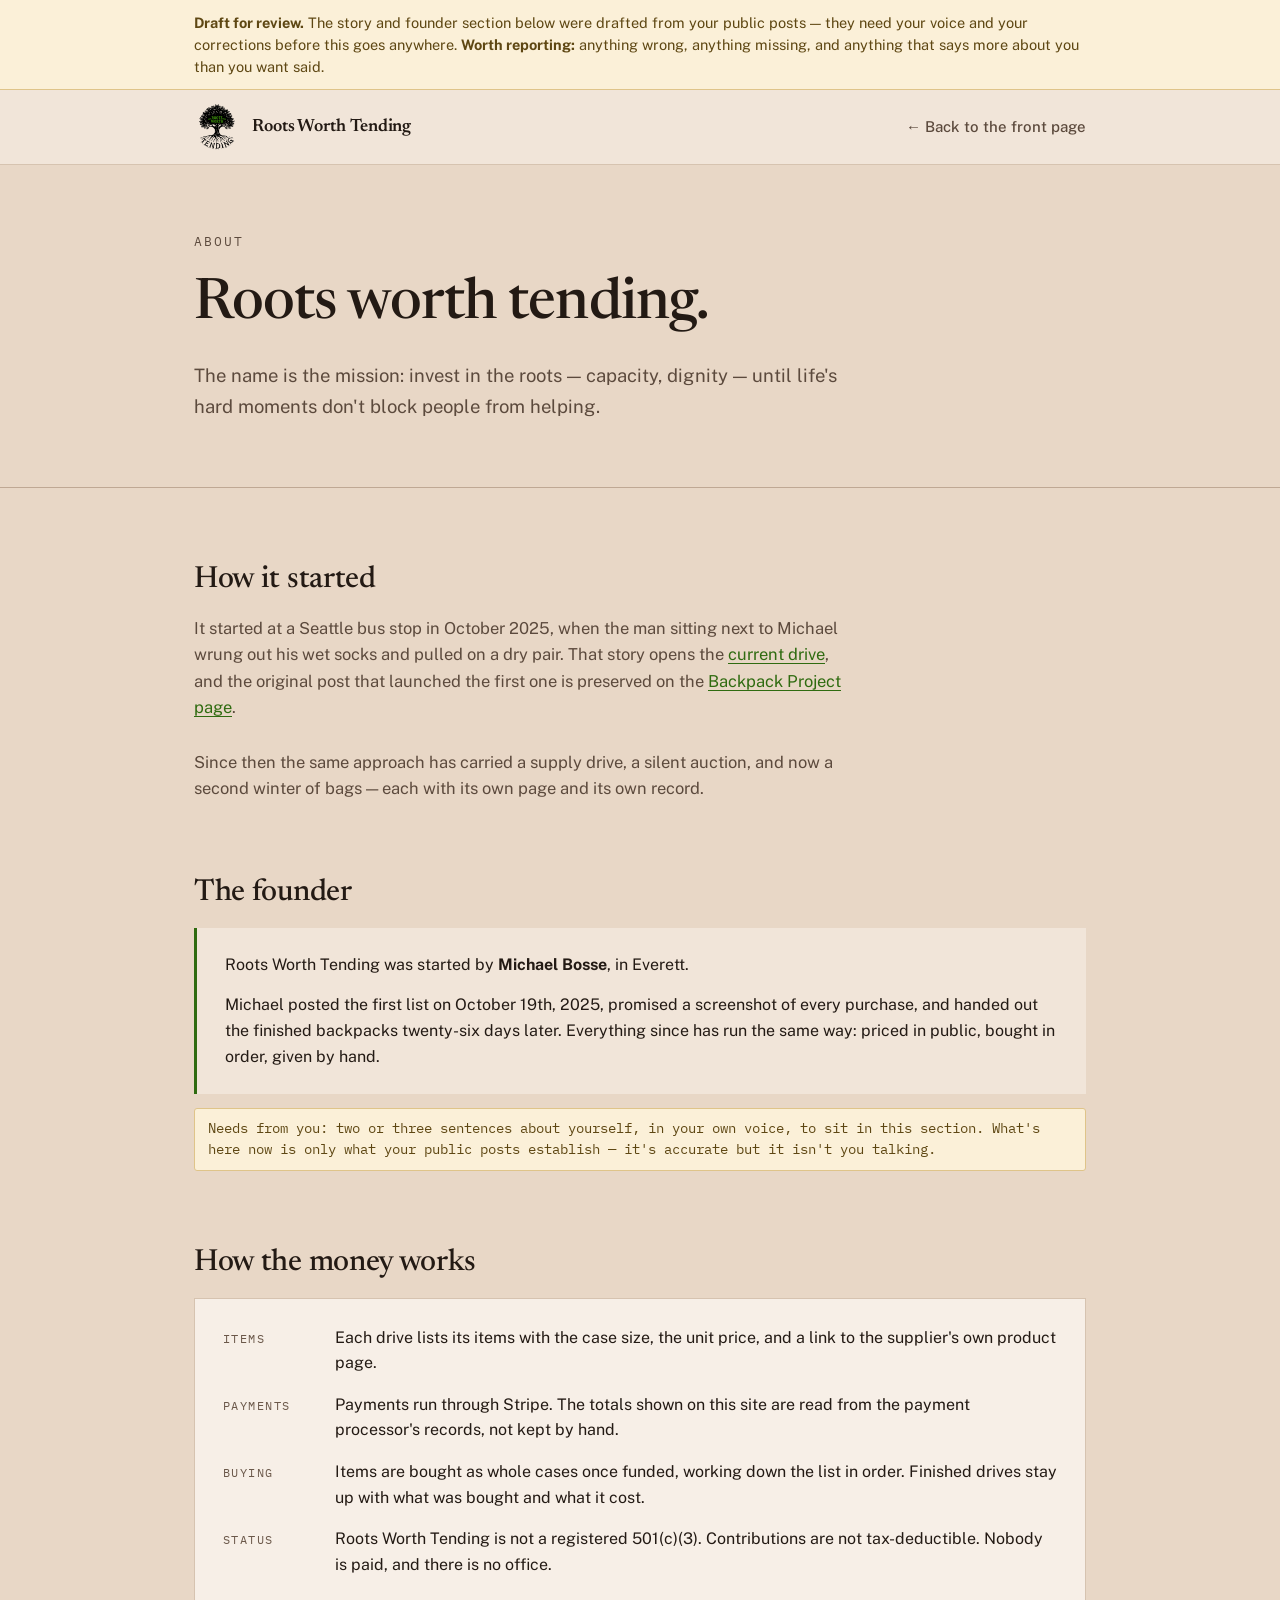
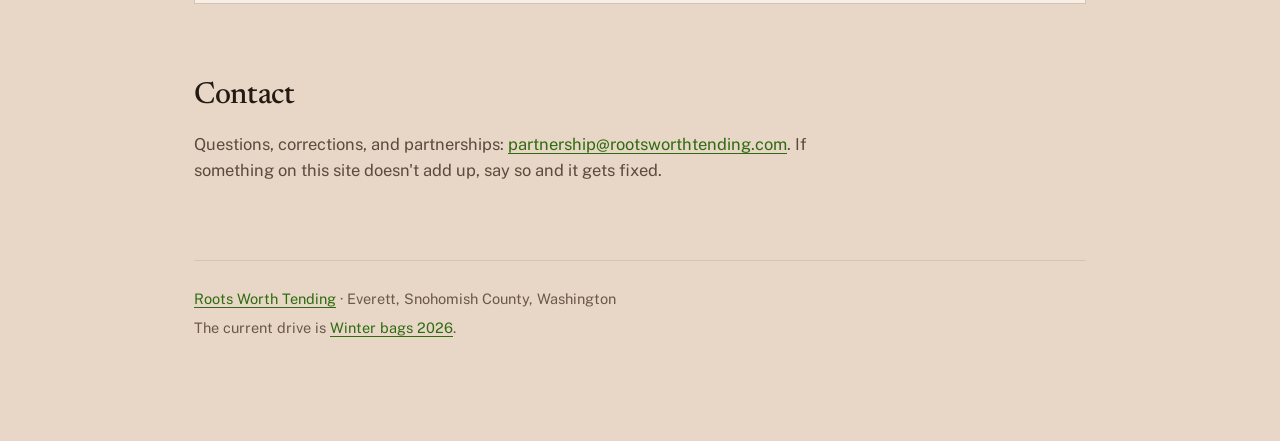
<file: about.html>
<!doctype html>
<html lang="en">
<head>
<meta charset="utf-8">
<meta name="viewport" content="width=device-width,initial-scale=1">
<title>About &middot; Roots Worth Tending</title>
<meta name="description" content="How Roots Worth Tending started, who runs it, and how the money works.">
<link rel="preconnect" href="https://fonts.googleapis.com">
<link rel="preconnect" href="https://fonts.gstatic.com" crossorigin>
<link rel="stylesheet" href="https://fonts.googleapis.com/css2?family=Newsreader:ital,opsz,wght@0,6..72,400;0,6..72,500;0,6..72,600;1,6..72,400;1,6..72,500&family=Public+Sans:wght@400;500;600;700&family=IBM+Plex+Mono:wght@400;500;600&display=swap">
<link rel="stylesheet" href="style.css">
</head>
<body>

<div class="preview">
  <p><strong>Draft for review.</strong> The story and founder section below were drafted from your public posts &mdash; they need your voice and your corrections before this goes anywhere. <strong>Worth reporting:</strong> anything wrong, anything missing, and anything that says more about you than you want said.</p>
</div>

<div class="topbar">
  <div class="topbar-inner">
    <div class="brandline">
      <div class="logoslot" aria-hidden="true">LOGO<br>HERE</div>
      <a class="brandname" href="index.html">Roots Worth Tending</a>
    </div>
    <a class="backlink" href="index.html">&larr; Back to the front page</a>
  </div>
</div>

<header class="hero">
  <div class="hero-inner">
    <p class="eyebrow">About</p>
    <h1>Roots worth tending.</h1>
    <p class="lede">The name is the mission: invest in the roots &mdash; capacity, dignity &mdash; until life's hard moments don't block people from helping.</p>
  </div>
</header>

<div class="wrap">

  <section aria-labelledby="start-h">
    <h2 id="start-h">How it started</h2>
    <p class="sec-note" style="max-width:66ch;">It started at a Seattle bus stop in October 2025, when the man sitting next to Michael wrung out his wet socks and pulled on a dry pair. That story opens the <a href="winter-2026.html">current drive</a>, and the original post that launched the first one is preserved on the <a href="backpack-2025.html">Backpack Project page</a>.</p>
    <p class="sec-note" style="max-width:66ch;">Since then the same approach has carried a supply drive, a silent auction, and now a second winter of bags &mdash; each with its own page and its own record.</p>
  </section>

  <section aria-labelledby="founder-h">
    <h2 id="founder-h">The founder</h2>
    <div class="disclosure">
      <p>Roots Worth Tending was started by <strong>Michael Bosse</strong>, in Everett.</p>
      <p>Michael posted the first list on October 19th, 2025, promised a screenshot of every purchase, and handed out the finished backpacks twenty-six days later. Everything since has run the same way: priced in public, bought in order, given by hand.</p>
    </div>
    <p class="needs">Needs from you: two or three sentences about yourself, in your own voice, to sit in this section. What's here now is only what your public posts establish &mdash; it's accurate but it isn't you talking.</p>
  </section>

  <section aria-labelledby="money-h">
    <h2 id="money-h">How the money works</h2>
    <div class="money">
      <ul>
        <li><span class="k">Items</span><span class="v">Each drive lists its items with the case size, the unit price, and a link to the supplier's own product page.</span></li>
        <li><span class="k">Payments</span><span class="v">Payments run through Stripe. The totals shown on this site are read from the payment processor's records, not kept by hand.</span></li>
        <li><span class="k">Buying</span><span class="v">Items are bought as whole cases once funded, working down the list in order. Finished drives stay up with what was bought and what it cost.</span></li>
        <li><span class="k">Status</span><span class="v">Roots Worth Tending is not a registered 501(c)(3). Contributions are not tax-deductible. Nobody is paid, and there is no office.</span></li>
      </ul>
    </div>
  </section>

  <section aria-labelledby="contact-h">
    <h2 id="contact-h">Contact</h2>
    <p class="sec-note">Questions, corrections, and partnerships: <a href="mailto:partnership@rootsworthtending.com">partnership@rootsworthtending.com</a>. If something on this site doesn't add up, say so and it gets fixed.</p>
  </section>

  <footer>
    <p><a href="index.html">Roots Worth Tending</a> &middot; Everett, Snohomish County, Washington</p>
    <p>The current drive is <a href="winter-2026.html">Winter bags 2026</a>.</p>
  </footer>

</div>
</body>
</html>
</file>
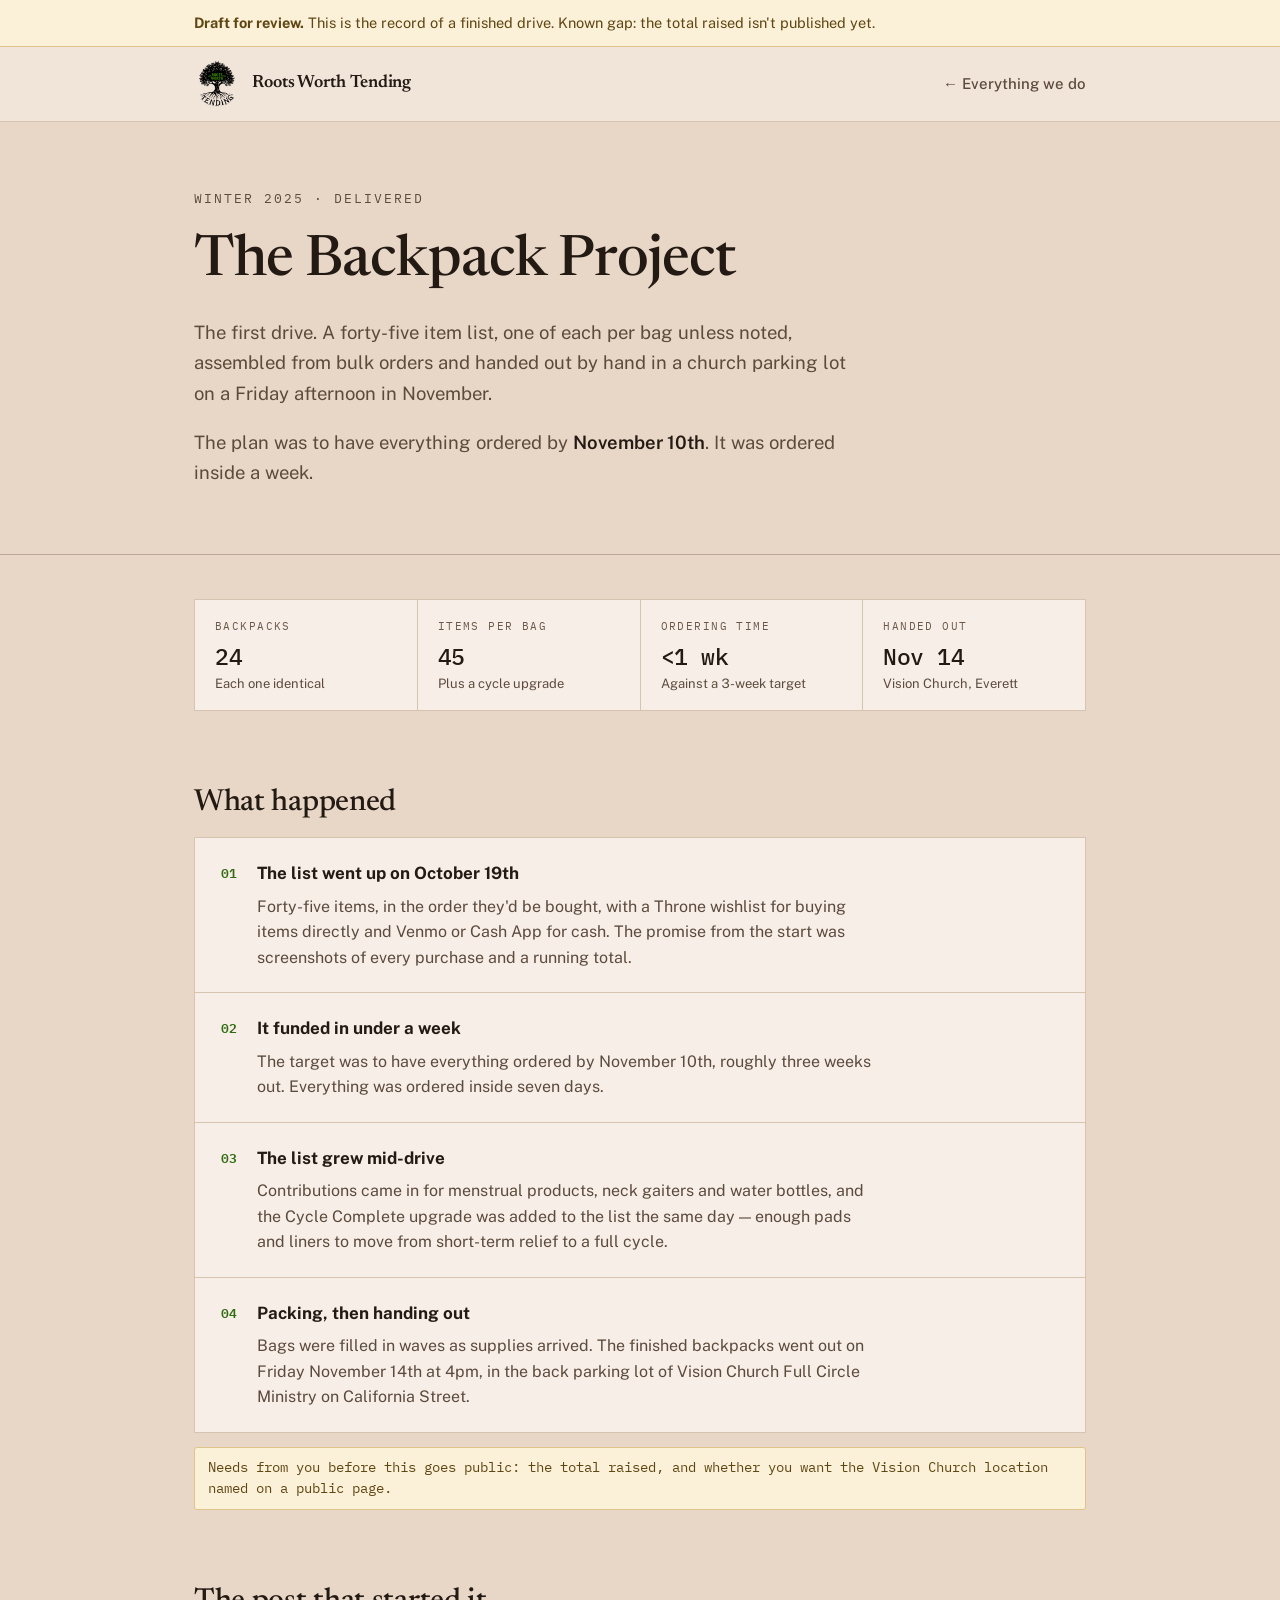
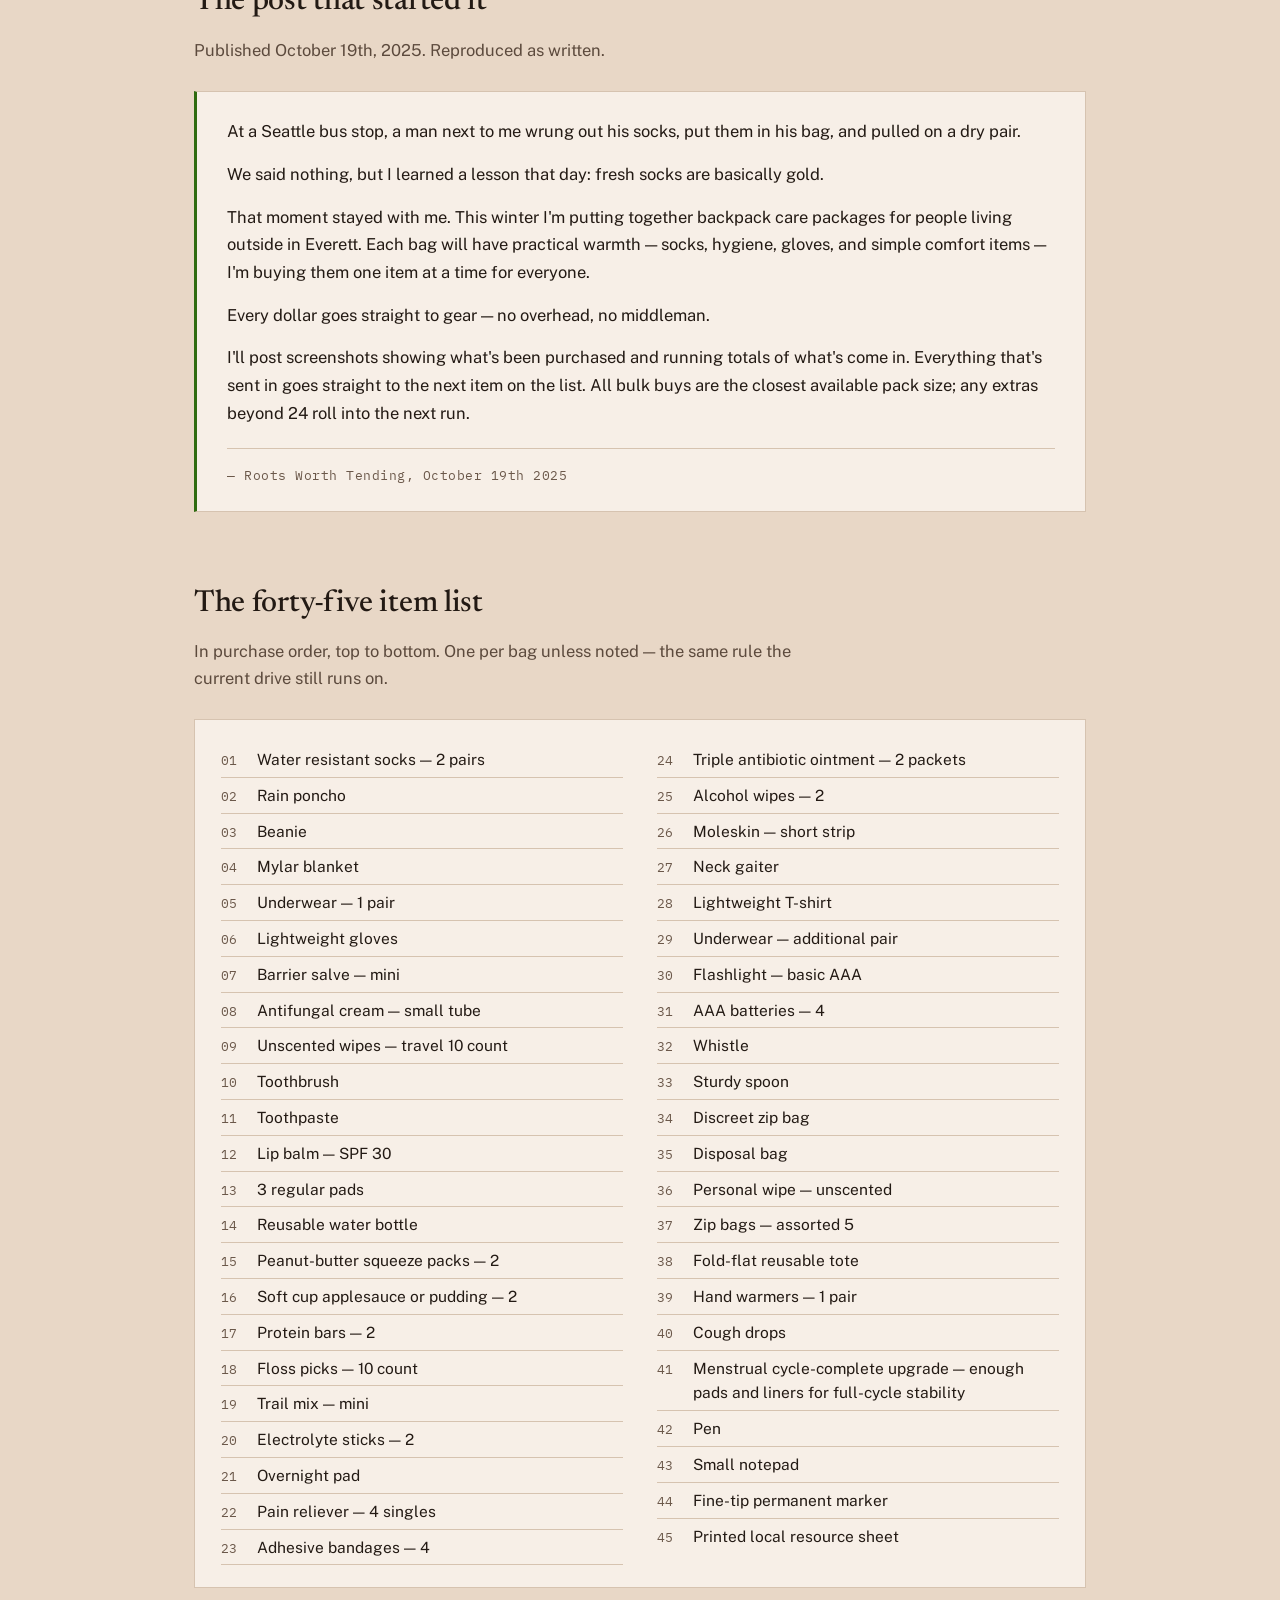
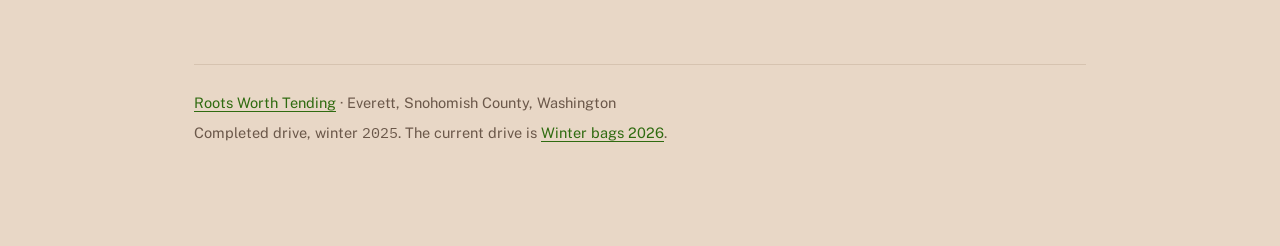
<file: backpack-2025.html>
<!doctype html>
<html lang="en">
<head>
<meta charset="utf-8">
<meta name="viewport" content="width=device-width,initial-scale=1">
<title>The Backpack Project &middot; Roots Worth Tending</title>
<meta name="description" content="Winter 2025: twenty-four backpacks, forty-five items each, handed out in Everett on November 14th.">
<link rel="preconnect" href="https://fonts.googleapis.com">
<link rel="preconnect" href="https://fonts.gstatic.com" crossorigin>
<link rel="stylesheet" href="https://fonts.googleapis.com/css2?family=Newsreader:ital,opsz,wght@0,6..72,400;0,6..72,500;0,6..72,600;1,6..72,400;1,6..72,500&family=Public+Sans:wght@400;500;600;700&family=IBM+Plex+Mono:wght@400;500;600&display=swap">
<link rel="stylesheet" href="style.css">
</head>
<body>

<a class="skip" href="#packlist">Skip to the item list</a>

<div class="preview">
  <p><strong>Draft for review.</strong> This is the record of a finished drive. Known gap: the total raised isn't published yet.</p>
</div>

<div class="topbar">
  <div class="topbar-inner">
    <div class="brandline">
      <div class="logoslot" aria-hidden="true">LOGO<br>HERE</div>
      <a class="brandname" href="index.html">Roots Worth Tending</a>
    </div>
    <a class="backlink" href="index.html">&larr; Everything we do</a>
  </div>
</div>

<header class="hero">
  <div class="hero-inner">
    <p class="eyebrow">Winter 2025 &middot; Delivered</p>
    <h1>The Backpack Project</h1>
    <p class="lede">The first drive. A forty-five item list, one of each per bag unless noted, assembled from bulk orders and handed out by hand in a church parking lot on a Friday afternoon in November.</p>
    <p class="lede">The plan was to have everything ordered by <strong>November 10th</strong>. It was ordered inside a week.</p>
  </div>
</header>

<div class="wrap">

  <section aria-labelledby="figs-h" style="margin-top:44px;">
    <h2 id="figs-h" style="position:absolute;left:-9999px;">By the numbers</h2>
    <dl class="band">
      <div><dt>Backpacks</dt><dd class="num">24<small>Each one identical</small></dd></div>
      <div><dt>Items per bag</dt><dd class="num">45<small>Plus a cycle upgrade</small></dd></div>
      <div><dt>Ordering time</dt><dd class="num">&lt;1 wk<small>Against a 3-week target</small></dd></div>
      <div><dt>Handed out</dt><dd class="num">Nov 14<small>Vision Church, Everett</small></dd></div>
    </dl>
  </section>

  <section aria-labelledby="what-h">
    <h2 id="what-h">What happened</h2>
    <ol class="steps">
      <li><span class="n" aria-hidden="true"></span><div>
        <h3>The list went up on October 19th</h3>
        <p>Forty-five items, in the order they'd be bought, with a Throne wishlist for buying items directly and Venmo or Cash App for cash. The promise from the start was screenshots of every purchase and a running total.</p>
      </div></li>
      <li><span class="n" aria-hidden="true"></span><div>
        <h3>It funded in under a week</h3>
        <p>The target was to have everything ordered by November 10th, roughly three weeks out. Everything was ordered inside seven days.</p>
      </div></li>
      <li><span class="n" aria-hidden="true"></span><div>
        <h3>The list grew mid-drive</h3>
        <p>Contributions came in for menstrual products, neck gaiters and water bottles, and the Cycle Complete upgrade was added to the list the same day &mdash; enough pads and liners to move from short-term relief to a full cycle.</p>
      </div></li>
      <li><span class="n" aria-hidden="true"></span><div>
        <h3>Packing, then handing out</h3>
        <p>Bags were filled in waves as supplies arrived. The finished backpacks went out on Friday November 14th at 4pm, in the back parking lot of Vision Church Full Circle Ministry on California Street.</p>
      </div></li>
    </ol>
    <p class="needs">Needs from you before this goes public: the total raised, and whether you want the Vision Church location named on a public page.</p>
  </section>

  <section aria-labelledby="origin-h">
    <h2 id="origin-h">The post that started it</h2>
    <p class="sec-note">Published October 19th, 2025. Reproduced as written.</p>
    <blockquote class="source">
      <p>At a Seattle bus stop, a man next to me wrung out his socks, put them in his bag, and pulled on a dry pair.</p>
      <p>We said nothing, but I learned a lesson that day: fresh socks are basically gold.</p>
      <p>That moment stayed with me. This winter I'm putting together backpack care packages for people living outside in Everett. Each bag will have practical warmth &mdash; socks, hygiene, gloves, and simple comfort items &mdash; I'm buying them one item at a time for everyone.</p>
      <p>Every dollar goes straight to gear &mdash; no overhead, no middleman.</p>
      <p>I'll post screenshots showing what's been purchased and running totals of what's come in. Everything that's sent in goes straight to the next item on the list. All bulk buys are the closest available pack size; any extras beyond 24 roll into the next run.</p>
      <cite>&mdash; Roots Worth Tending, October 19th 2025</cite>
    </blockquote>
  </section>

  <section id="packlist" aria-labelledby="packlist-h">
    <h2 id="packlist-h">The forty-five item list</h2>
    <p class="sec-note">In purchase order, top to bottom. One per bag unless noted &mdash; the same rule the current drive still runs on.</p>
    <ol class="packlist">

      <li><span class="n">01</span><span>Water resistant socks &mdash; 2 pairs</span></li>
      <li><span class="n">02</span><span>Rain poncho</span></li>
      <li><span class="n">03</span><span>Beanie</span></li>
      <li><span class="n">04</span><span>Mylar blanket</span></li>
      <li><span class="n">05</span><span>Underwear &mdash; 1 pair</span></li>
      <li><span class="n">06</span><span>Lightweight gloves</span></li>
      <li><span class="n">07</span><span>Barrier salve &mdash; mini</span></li>
      <li><span class="n">08</span><span>Antifungal cream &mdash; small tube</span></li>
      <li><span class="n">09</span><span>Unscented wipes &mdash; travel 10 count</span></li>
      <li><span class="n">10</span><span>Toothbrush</span></li>
      <li><span class="n">11</span><span>Toothpaste</span></li>
      <li><span class="n">12</span><span>Lip balm &mdash; SPF 30</span></li>
      <li><span class="n">13</span><span>3 regular pads</span></li>
      <li><span class="n">14</span><span>Reusable water bottle</span></li>
      <li><span class="n">15</span><span>Peanut-butter squeeze packs &mdash; 2</span></li>
      <li><span class="n">16</span><span>Soft cup applesauce or pudding &mdash; 2</span></li>
      <li><span class="n">17</span><span>Protein bars &mdash; 2</span></li>
      <li><span class="n">18</span><span>Floss picks &mdash; 10 count</span></li>
      <li><span class="n">19</span><span>Trail mix &mdash; mini</span></li>
      <li><span class="n">20</span><span>Electrolyte sticks &mdash; 2</span></li>
      <li><span class="n">21</span><span>Overnight pad</span></li>
      <li><span class="n">22</span><span>Pain reliever &mdash; 4 singles</span></li>
      <li><span class="n">23</span><span>Adhesive bandages &mdash; 4</span></li>
      <li><span class="n">24</span><span>Triple antibiotic ointment &mdash; 2 packets</span></li>
      <li><span class="n">25</span><span>Alcohol wipes &mdash; 2</span></li>
      <li><span class="n">26</span><span>Moleskin &mdash; short strip</span></li>
      <li><span class="n">27</span><span>Neck gaiter</span></li>
      <li><span class="n">28</span><span>Lightweight T-shirt</span></li>
      <li><span class="n">29</span><span>Underwear &mdash; additional pair</span></li>
      <li><span class="n">30</span><span>Flashlight &mdash; basic AAA</span></li>
      <li><span class="n">31</span><span>AAA batteries &mdash; 4</span></li>
      <li><span class="n">32</span><span>Whistle</span></li>
      <li><span class="n">33</span><span>Sturdy spoon</span></li>
      <li><span class="n">34</span><span>Discreet zip bag</span></li>
      <li><span class="n">35</span><span>Disposal bag</span></li>
      <li><span class="n">36</span><span>Personal wipe &mdash; unscented</span></li>
      <li><span class="n">37</span><span>Zip bags &mdash; assorted 5</span></li>
      <li><span class="n">38</span><span>Fold-flat reusable tote</span></li>
      <li><span class="n">39</span><span>Hand warmers &mdash; 1 pair</span></li>
      <li><span class="n">40</span><span>Cough drops</span></li>
      <li><span class="n">41</span><span>Menstrual cycle-complete upgrade &mdash; enough pads and liners for full-cycle stability</span></li>
      <li><span class="n">42</span><span>Pen</span></li>
      <li><span class="n">43</span><span>Small notepad</span></li>
      <li><span class="n">44</span><span>Fine-tip permanent marker</span></li>
      <li><span class="n">45</span><span>Printed local resource sheet</span></li>
    </ol>
  </section>

  <footer>
    <p><a href="index.html">Roots Worth Tending</a> &middot; Everett, Snohomish County, Washington</p>
    <p>Completed drive, winter <span class="num">2025</span>. The current drive is <a href="winter-2026.html">Winter bags 2026</a>.</p>
  </footer>

</div>
</body>
</html>
</file>
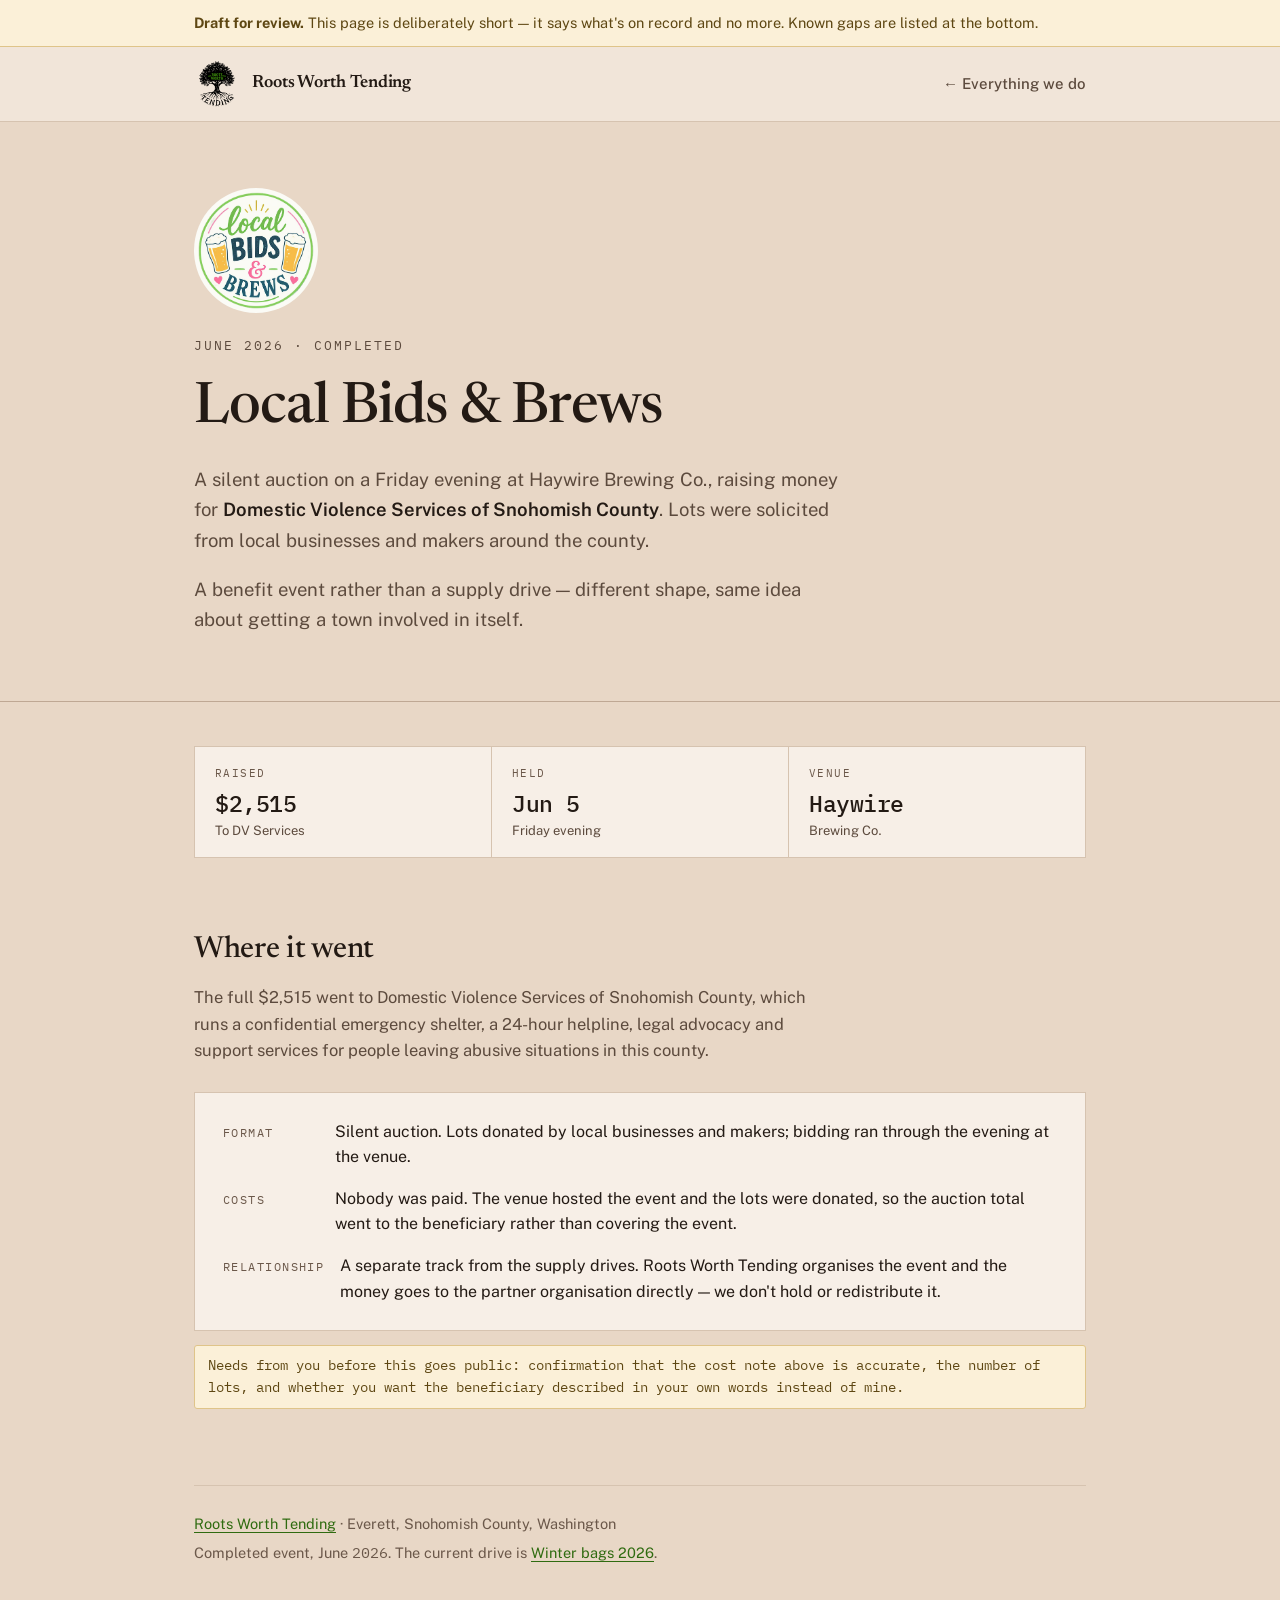
<file: bids-and-brews.html>
<!doctype html>
<html lang="en">
<head>
<meta charset="utf-8">
<meta name="viewport" content="width=device-width,initial-scale=1">
<title>Local Bids &amp; Brews &middot; Roots Worth Tending</title>
<meta name="description" content="A silent auction at Haywire Brewing Co. in June 2026, raising $2,515 for Domestic Violence Services of Snohomish County.">
<link rel="preconnect" href="https://fonts.googleapis.com">
<link rel="preconnect" href="https://fonts.gstatic.com" crossorigin>
<link rel="stylesheet" href="https://fonts.googleapis.com/css2?family=Newsreader:ital,opsz,wght@0,6..72,400;0,6..72,500;0,6..72,600;1,6..72,400;1,6..72,500&family=Public+Sans:wght@400;500;600;700&family=IBM+Plex+Mono:wght@400;500;600&display=swap">
<link rel="stylesheet" href="style.css">
</head>
<body>

<div class="preview">
  <p><strong>Draft for review.</strong> This page is deliberately short &mdash; it says what's on record and no more. Known gaps are listed at the bottom.</p>
</div>

<div class="topbar">
  <div class="topbar-inner">
    <div class="brandline">
      <div class="logoslot" aria-hidden="true">LOGO<br>HERE</div>
      <a class="brandname" href="index.html">Roots Worth Tending</a>
    </div>
    <a class="backlink" href="index.html">&larr; Everything we do</a>
  </div>
</div>

<header class="hero">
  <div class="hero-inner">
    <div class="eventmark" role="img" aria-label="Local Bids and Brews logo"></div>
    <p class="eyebrow">June 2026 &middot; Completed</p>
    <h1>Local Bids &amp; Brews</h1>
    <p class="lede">A silent auction on a Friday evening at Haywire Brewing Co., raising money for <strong>Domestic Violence Services of Snohomish County</strong>. Lots were solicited from local businesses and makers around the county.</p>
    <p class="lede">A benefit event rather than a supply drive &mdash; different shape, same idea about getting a town involved in itself.</p>
  </div>
</header>

<div class="wrap">

  <section aria-labelledby="figs-h" style="margin-top:44px;">
    <h2 id="figs-h" style="position:absolute;left:-9999px;">By the numbers</h2>
    <dl class="band">
      <div><dt>Raised</dt><dd class="num">$2,515<small>To DV Services</small></dd></div>
      <div><dt>Held</dt><dd class="num">Jun 5<small>Friday evening</small></dd></div>
      <div><dt>Venue</dt><dd class="num">Haywire<small>Brewing Co.</small></dd></div>
    </dl>
  </section>

  <section aria-labelledby="where-h">
    <h2 id="where-h">Where it went</h2>
    <p class="sec-note">The full $2,515 went to Domestic Violence Services of Snohomish County, which runs a confidential emergency shelter, a 24-hour helpline, legal advocacy and support services for people leaving abusive situations in this county.</p>
    <div class="money">
      <ul>
        <li><span class="k">Format</span><span class="v">Silent auction. Lots donated by local businesses and makers; bidding ran through the evening at the venue.</span></li>
        <li><span class="k">Costs</span><span class="v">Nobody was paid. The venue hosted the event and the lots were donated, so the auction total went to the beneficiary rather than covering the event.</span></li>
        <li><span class="k">Relationship</span><span class="v">A separate track from the supply drives. Roots Worth Tending organises the event and the money goes to the partner organisation directly &mdash; we don't hold or redistribute it.</span></li>
      </ul>
    </div>
    <p class="needs">Needs from you before this goes public: confirmation that the cost note above is accurate, the number of lots, and whether you want the beneficiary described in your own words instead of mine.</p>
  </section>

  <footer>
    <p><a href="index.html">Roots Worth Tending</a> &middot; Everett, Snohomish County, Washington</p>
    <p>Completed event, June <span class="num">2026</span>. The current drive is <a href="winter-2026.html">Winter bags 2026</a>.</p>
  </footer>

</div>
</body>
</html>
</file>
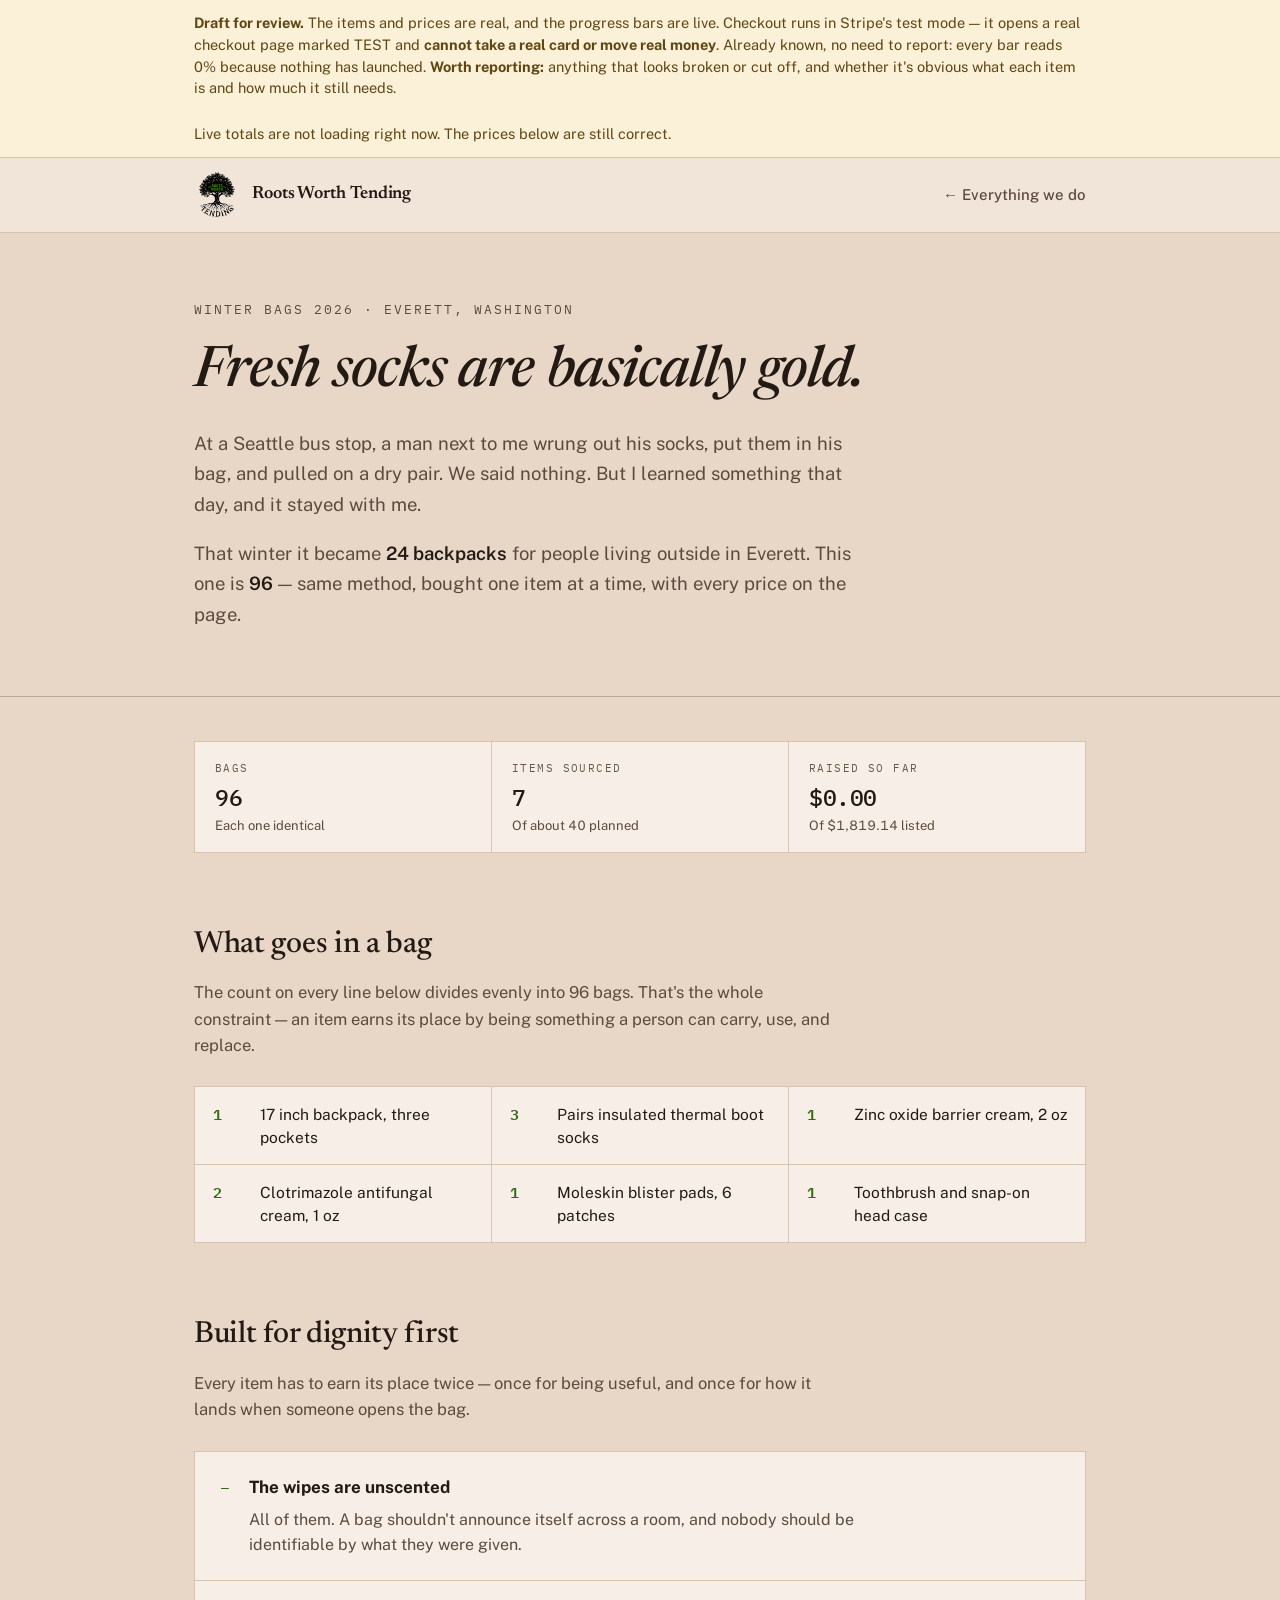
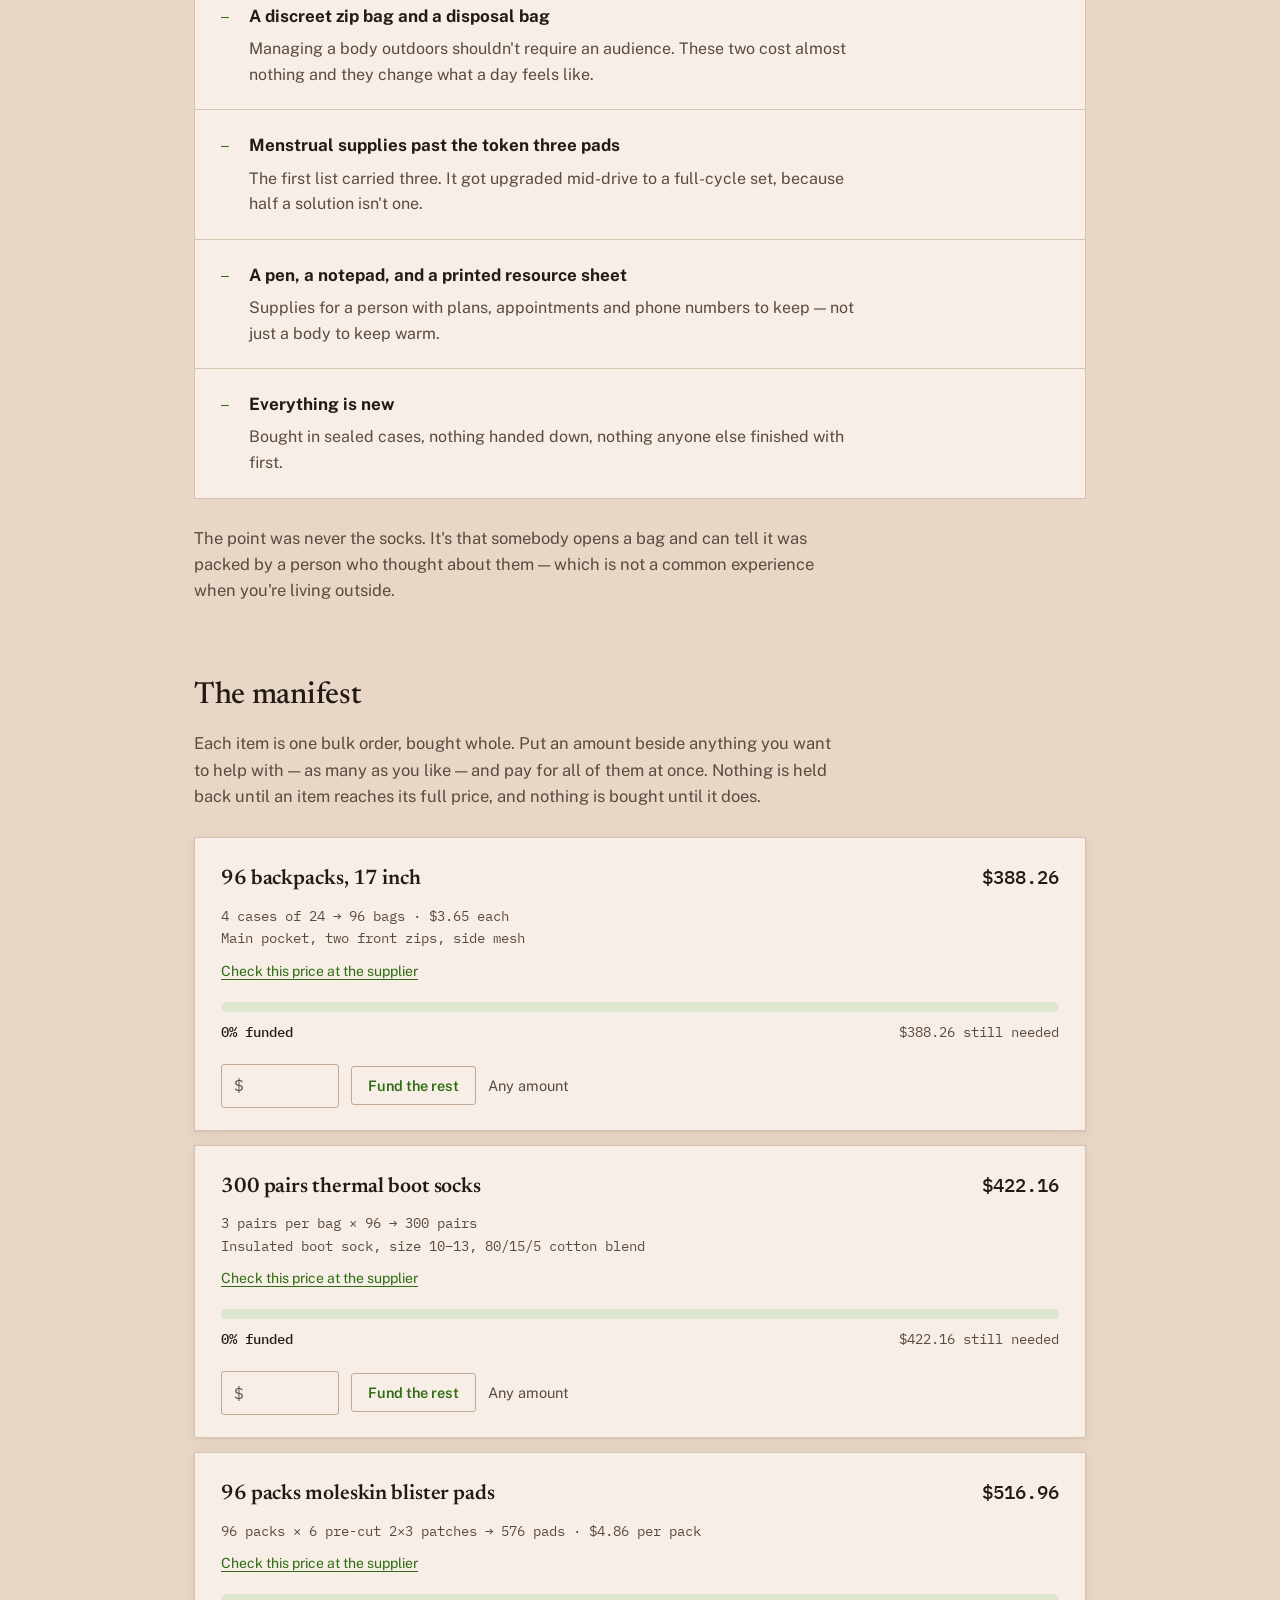
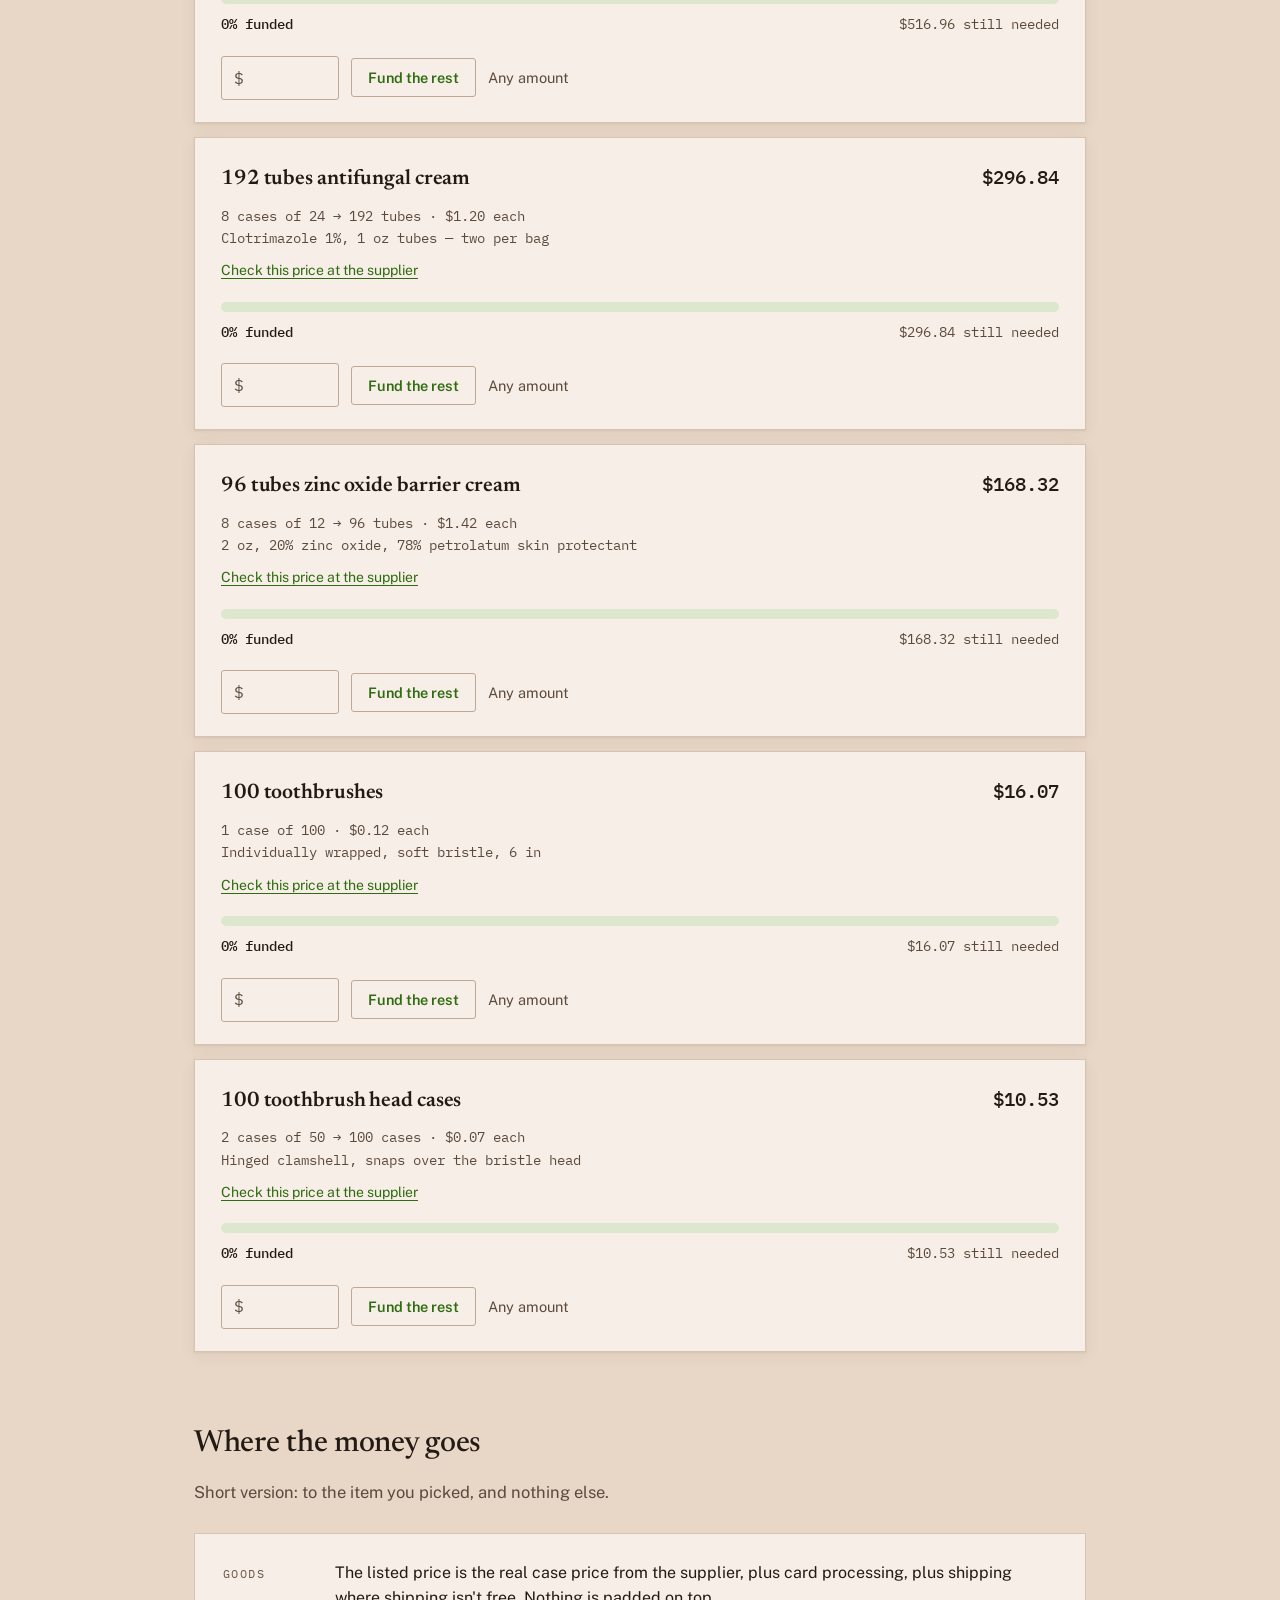
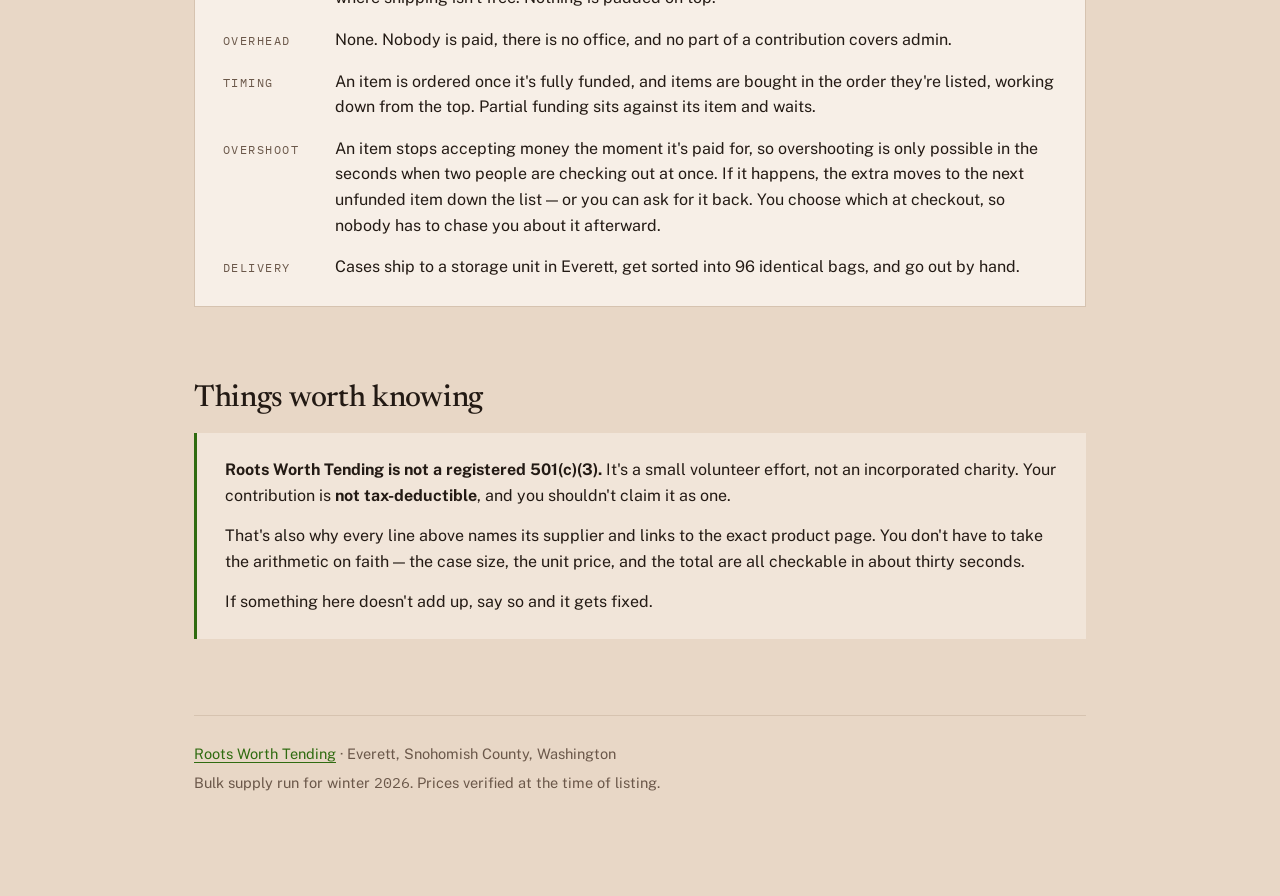
<file: winter-2026.html>
<!doctype html>
<html lang="en">
<head>
<meta charset="utf-8">
<meta name="viewport" content="width=device-width,initial-scale=1">
<title>Winter bags 2026 &middot; Roots Worth Tending</title>
<meta name="description" content="Ninety-six winter bags for people living outside in Everett, itemized down to the unit price. Fund the item you choose.">
<link rel="preconnect" href="https://fonts.googleapis.com">
<link rel="preconnect" href="https://fonts.gstatic.com" crossorigin>
<link rel="stylesheet" href="https://fonts.googleapis.com/css2?family=Newsreader:ital,opsz,wght@0,6..72,400;0,6..72,500;0,6..72,600;1,6..72,400;1,6..72,500&family=Public+Sans:wght@400;500;600;700&family=IBM+Plex+Mono:wght@400;500;600&display=swap">
<link rel="stylesheet" href="style.css">
</head>
<body>

<a class="skip" href="#manifest">Skip to the item list</a>

<div class="preview">
  <p><strong>Draft for review.</strong> The items and prices are real, and the progress bars are live. Checkout runs in Stripe's test mode &mdash; it opens a real checkout page marked TEST and <strong>cannot take a real card or move real money</strong>. Already known, no need to report: every bar reads 0% because nothing has launched. <strong>Worth reporting:</strong> anything that looks broken or cut off, and whether it's obvious what each item is and how much it still needs.</p>
  <p data-live-note></p>
</div>

<div class="topbar">
  <div class="topbar-inner">
    <div class="brandline">
      <div class="logoslot" aria-hidden="true">LOGO<br>HERE</div>
      <a class="brandname" href="index.html">Roots Worth Tending</a>
    </div>
    <a class="backlink" href="index.html">&larr; Everything we do</a>
  </div>
</div>

<header class="hero">
  <div class="hero-inner">
    <p class="eyebrow">Winter bags 2026 &middot; Everett, Washington</p>
    <h1 class="quote">Fresh socks are basically gold.</h1>
    <p class="lede">At a Seattle bus stop, a man next to me wrung out his socks, put them in his bag, and pulled on a dry pair. We said nothing. But I learned something that day, and it stayed with me.</p>
    <p class="lede">That winter it became <strong>24 backpacks</strong> for people living outside in Everett. This one is <strong>96</strong> &mdash; same method, bought one item at a time, with every price on the page.</p>
  </div>
</header>

<div class="wrap">

  <section aria-labelledby="state-h" style="margin-top:44px;">
    <h2 id="state-h" class="skip-heading" style="position:absolute;left:-9999px;">Current totals</h2>
    <dl class="band">
      <div><dt>Bags</dt><dd class="num">96<small>Each one identical</small></dd></div>
      <div><dt>Items sourced</dt><dd class="num">7<small>Of about 40 planned</small></dd></div>
      <div><dt>Raised so far</dt><dd class="num"><span data-total-raised>$0.00</span><small data-total-goal>Of $1,819.14 listed</small></dd></div>
    </dl>
  </section>

  <section aria-labelledby="contents-h">
    <h2 id="contents-h">What goes in a bag</h2>
    <p class="sec-note">The count on every line below divides evenly into 96 bags. That's the whole constraint &mdash; an item earns its place by being something a person can carry, use, and replace.</p>
    <ul class="contents">
      <li><span class="qty num">1</span><span class="what">17&nbsp;inch backpack, three pockets</span></li>
      <li><span class="qty num">3</span><span class="what">Pairs insulated thermal boot socks</span></li>
      <li><span class="qty num">1</span><span class="what">Zinc oxide barrier cream, 2&nbsp;oz</span></li>
      <li><span class="qty num">2</span><span class="what">Clotrimazole antifungal cream, 1&nbsp;oz</span></li>
      <li><span class="qty num">1</span><span class="what">Moleskin blister pads, 6 patches</span></li>
      <li><span class="qty num">1</span><span class="what">Toothbrush and snap-on head case</span></li>
    </ul>
  </section>

  <section id="dignity" aria-labelledby="dignity-h">
    <h2 id="dignity-h">Built for dignity first</h2>
    <p class="sec-note">Every item has to earn its place twice &mdash; once for being useful, and once for how it lands when someone opens the bag.</p>
    <ol class="steps plain">
      <li><span class="n" aria-hidden="true"></span><div>
        <h3>The wipes are unscented</h3>
        <p>All of them. A bag shouldn't announce itself across a room, and nobody should be identifiable by what they were given.</p>
      </div></li>
      <li><span class="n" aria-hidden="true"></span><div>
        <h3>A discreet zip bag and a disposal bag</h3>
        <p>Managing a body outdoors shouldn't require an audience. These two cost almost nothing and they change what a day feels like.</p>
      </div></li>
      <li><span class="n" aria-hidden="true"></span><div>
        <h3>Menstrual supplies past the token three pads</h3>
        <p>The first list carried three. It got upgraded mid-drive to a full-cycle set, because half a solution isn't one.</p>
      </div></li>
      <li><span class="n" aria-hidden="true"></span><div>
        <h3>A pen, a notepad, and a printed resource sheet</h3>
        <p>Supplies for a person with plans, appointments and phone numbers to keep &mdash; not just a body to keep warm.</p>
      </div></li>
      <li><span class="n" aria-hidden="true"></span><div>
        <h3>Everything is new</h3>
        <p>Bought in sealed cases, nothing handed down, nothing anyone else finished with first.</p>
      </div></li>
    </ol>
    <p class="sec-note" style="margin-top:26px;margin-bottom:0;">The point was never the socks. It's that somebody opens a bag and can tell it was packed by a person who thought about them &mdash; which is not a common experience when you're living outside.</p>
  </section>

  <section aria-labelledby="manifest-h" id="manifest">
    <h2 id="manifest-h">The manifest</h2>
    <p class="sec-note">Each item is one bulk order, bought whole. Put an amount beside anything you want to help with &mdash; as many as you like &mdash; and pay for all of them at once. Nothing is held back until an item reaches its full price, and nothing is bought until it does.</p>
    <div class="manifest">

      <article class="item" data-slug="backpacks">
        <div class="item-head">
          <h3>96 backpacks, 17 inch</h3>
          <span class="goal num">$388.26</span>
        </div>
        <p class="spec">4 cases of 24 &rarr; 96 bags &middot; $3.65 each<br>Main pocket, two front zips, side mesh</p>
        <p class="verify"><a href="https://bagsinbulk.com/collections/wholesale-backpacks/products/17-inch-double-front-zippered-pocket-backpack" target="_blank" rel="noopener">Check this price at the supplier</a></p>
        <div class="meter">
          <div class="track"><div class="fill" data-pct="0"></div></div>
          <div class="meter-label" role="progressbar" aria-valuemin="0" aria-valuemax="100" aria-valuenow="0" aria-valuetext="0 dollars of 388 dollars 26 cents funded, 0 percent" aria-label="Funding progress for 96 backpacks">
            <span class="pct">0% funded</span><span class="rest">$388.26 still needed</span>
          </div>
        </div>
        <div class="actions"><span class="any">Any amount</span></div>
        <p class="status" role="status"></p>
      </article>

      <article class="item" data-slug="socks">
        <div class="item-head">
          <h3>300 pairs thermal boot socks</h3>
          <span class="goal num">$422.16</span>
        </div>
        <p class="spec">3 pairs per bag &times; 96 &rarr; 300 pairs<br>Insulated boot sock, size 10&ndash;13, 80/15/5 cotton blend</p>
        <p class="verify"><a href="https://www.wholesalesockdeals.com/180-wholesale-yacht-smith-men-s-cotton-assorted-thermal-socks-size-10-13/p-1288229.asp" target="_blank" rel="noopener">Check this price at the supplier</a></p>
        <div class="meter">
          <div class="track"><div class="fill" data-pct="0"></div></div>
          <div class="meter-label" role="progressbar" aria-valuemin="0" aria-valuemax="100" aria-valuenow="0" aria-valuetext="0 dollars of 422 dollars 16 cents funded, 0 percent" aria-label="Funding progress for 300 pairs thermal boot socks">
            <span class="pct">0% funded</span><span class="rest">$422.16 still needed</span>
          </div>
        </div>
        <div class="actions"><span class="any">Any amount</span></div>
        <p class="status" role="status"></p>
      </article>

      <article class="item" data-slug="moleskin">
        <div class="item-head">
          <h3>96 packs moleskin blister pads</h3>
          <span class="goal num">$516.96</span>
        </div>
        <p class="spec">96 packs &times; 6 pre-cut 2&times;3 patches &rarr; 576 pads &middot; $4.86 per pack</p>
        <p class="verify"><a href="https://firstaidsuppliesonline.com/first-aid-products/tapes-wraps-dressing/dressings/moleskin-patches-2-x-3-6-bag/" target="_blank" rel="noopener">Check this price at the supplier</a></p>
        <div class="meter">
          <div class="track"><div class="fill" data-pct="0"></div></div>
          <div class="meter-label" role="progressbar" aria-valuemin="0" aria-valuemax="100" aria-valuenow="0" aria-valuetext="0 dollars of 516 dollars 96 cents funded, 0 percent" aria-label="Funding progress for 96 packs moleskin blister pads">
            <span class="pct">0% funded</span><span class="rest">$516.96 still needed</span>
          </div>
        </div>
        <div class="actions"><span class="any">Any amount</span></div>
        <p class="status" role="status"></p>
      </article>

      <article class="item" data-slug="antifungal">
        <div class="item-head">
          <h3>192 tubes antifungal cream</h3>
          <span class="goal num">$296.84</span>
        </div>
        <p class="spec">8 cases of 24 &rarr; 192 tubes &middot; $1.20 each<br>Clotrimazole 1%, 1 oz tubes &mdash; two per bag</p>
        <p class="verify"><a href="https://www.dollaritemdirect.com/drs-pharmacy-clotrimazole-antifungal-cream-1oz-0-900011.aspx" target="_blank" rel="noopener">Check this price at the supplier</a></p>
        <div class="meter">
          <div class="track"><div class="fill" data-pct="0"></div></div>
          <div class="meter-label" role="progressbar" aria-valuemin="0" aria-valuemax="100" aria-valuenow="0" aria-valuetext="0 dollars of 296 dollars 84 cents funded, 0 percent" aria-label="Funding progress for 192 tubes antifungal cream">
            <span class="pct">0% funded</span><span class="rest">$296.84 still needed</span>
          </div>
        </div>
        <div class="actions"><span class="any">Any amount</span></div>
        <p class="status" role="status"></p>
      </article>

      <article class="item" data-slug="barrier">
        <div class="item-head">
          <h3>96 tubes zinc oxide barrier cream</h3>
          <span class="goal num">$168.32</span>
        </div>
        <p class="spec">8 cases of 12 &rarr; 96 tubes &middot; $1.42 each<br>2 oz, 20% zinc oxide, 78% petrolatum skin protectant</p>
        <p class="verify"><a href="https://harmonycr.com/curad-CUR009814-zinc-oxide-cream/" target="_blank" rel="noopener">Check this price at the supplier</a></p>
        <div class="meter">
          <div class="track"><div class="fill" data-pct="0"></div></div>
          <div class="meter-label" role="progressbar" aria-valuemin="0" aria-valuemax="100" aria-valuenow="0" aria-valuetext="0 dollars of 168 dollars 32 cents funded, 0 percent" aria-label="Funding progress for 96 tubes zinc oxide barrier cream">
            <span class="pct">0% funded</span><span class="rest">$168.32 still needed</span>
          </div>
        </div>
        <div class="actions"><span class="any">Any amount</span></div>
        <p class="status" role="status"></p>
      </article>

      <article class="item" data-slug="toothbrush">
        <div class="item-head">
          <h3>100 toothbrushes</h3>
          <span class="goal num">$16.07</span>
        </div>
        <p class="spec">1 case of 100 &middot; $0.12 each<br>Individually wrapped, soft bristle, 6 in</p>
        <p class="verify"><a href="https://bagsinbulk.com/products/toothbrush-5-color" target="_blank" rel="noopener">Check this price at the supplier</a></p>
        <div class="meter">
          <div class="track"><div class="fill" data-pct="0"></div></div>
          <div class="meter-label" role="progressbar" aria-valuemin="0" aria-valuemax="100" aria-valuenow="0" aria-valuetext="0 dollars of 16 dollars 7 cents funded, 0 percent" aria-label="Funding progress for 100 toothbrushes">
            <span class="pct">0% funded</span><span class="rest">$16.07 still needed</span>
          </div>
        </div>
        <div class="actions"><span class="any">Any amount</span></div>
        <p class="status" role="status"></p>
      </article>

      <article class="item" data-slug="headcase">
        <div class="item-head">
          <h3>100 toothbrush head cases</h3>
          <span class="goal num">$10.53</span>
        </div>
        <p class="spec">2 cases of 50 &rarr; 100 cases &middot; $0.07 each<br>Hinged clamshell, snaps over the bristle head</p>
        <p class="verify"><a href="https://bagsinbulk.com/products/toothbrush-cap" target="_blank" rel="noopener">Check this price at the supplier</a></p>
        <div class="meter">
          <div class="track"><div class="fill" data-pct="0"></div></div>
          <div class="meter-label" role="progressbar" aria-valuemin="0" aria-valuemax="100" aria-valuenow="0" aria-valuetext="0 dollars of 10 dollars 53 cents funded, 0 percent" aria-label="Funding progress for 100 toothbrush head cases">
            <span class="pct">0% funded</span><span class="rest">$10.53 still needed</span>
          </div>
        </div>
        <div class="actions"><span class="any">Any amount</span></div>
        <p class="status" role="status"></p>
      </article>
    </div>

    <div class="basket" id="basket" hidden>
      <div class="basket-inner">
        <p class="basket-sum" aria-live="polite">
          <span class="basket-count">Nothing chosen yet</span>
          <span class="basket-total num">$0.00</span>
        </p>
        <div class="basket-acts">
          <button class="give" type="button" id="basket-clear">Clear</button>
          <button class="give go-pay" type="button" id="basket-pay">Contribute</button>
        </div>
      </div>
      <p class="status basket-status" role="status"></p>
    </div>
  </section>

  <section aria-labelledby="money-h">
    <h2 id="money-h">Where the money goes</h2>
    <p class="sec-note">Short version: to the item you picked, and nothing else.</p>
    <div class="money">
      <ul>
        <li><span class="k">Goods</span><span class="v">The listed price is the real case price from the supplier, plus card processing, plus shipping where shipping isn't free. Nothing is padded on top.</span></li>
        <li><span class="k">Overhead</span><span class="v">None. Nobody is paid, there is no office, and no part of a contribution covers admin.</span></li>
        <li><span class="k">Timing</span><span class="v">An item is ordered once it's fully funded, and items are bought in the order they're listed, working down from the top. Partial funding sits against its item and waits.</span></li>
        <li><span class="k">Overshoot</span><span class="v">An item stops accepting money the moment it's paid for, so overshooting is only possible in the seconds when two people are checking out at once. If it happens, the extra moves to the next unfunded item down the list &mdash; or you can ask for it back. You choose which at checkout, so nobody has to chase you about it afterward.</span></li>
        <li><span class="k">Delivery</span><span class="v">Cases ship to a storage unit in Everett, get sorted into 96 identical bags, and go out by hand.</span></li>
      </ul>
    </div>
  </section>

  <section aria-labelledby="honest-h">
    <h2 id="honest-h">Things worth knowing</h2>
    <div class="disclosure">
      <p><strong>Roots Worth Tending is not a registered 501(c)(3).</strong> It's a small volunteer effort, not an incorporated charity. Your contribution is <strong>not tax-deductible</strong>, and you shouldn't claim it as one.</p>
      <p>That's also why every line above names its supplier and links to the exact product page. You don't have to take the arithmetic on faith &mdash; the case size, the unit price, and the total are all checkable in about thirty seconds.</p>
      <p>If something here doesn't add up, say so and it gets fixed.</p>
    </div>
  </section>

  <footer>
    <p><a href="index.html">Roots Worth Tending</a> &middot; Everett, Snohomish County, Washington</p>
    <p>Bulk supply run for winter <span class="num">2026</span>. Prices verified at the time of listing.</p>
  </footer>

</div>

<script src="app.js" defer></script>
</body>
</html>
</file>
<file: style.css>
:root{
  --paper:#E8D7C6; --surface:#F7EFE7; --surface-2:#F1E5D9;
  --ink:#231A14; --ink-2:#5C4A3D; --ink-3:#6B584A;
  --rule:#D6C3B0; --rule-strong:#BFA894;
  --accent:#2F6B10; --accent-hover:#24540C; --accent-soft:#DCE7CE; --accent-ink:#FFFFFF;
  --notice:#FBF0D8; --notice-rule:#DFC489; --notice-ink:#5E4713;
  --shadow:0 1px 2px rgba(60,40,26,.07), 0 4px 16px rgba(60,40,26,.06);
}
@media (prefers-color-scheme: dark){
  :root:not([data-theme="light"]){
    --paper:#15100C; --surface:#211812; --surface-2:#1B140F;
    --ink:#EFE4D9; --ink-2:#B6A392; --ink-3:#9C8877;
    --rule:#38291F; --rule-strong:#4A382B;
    --accent:#8FCB63; --accent-hover:#A9DC82; --accent-soft:#26301C; --accent-ink:#10160B;
    --notice:#241C0C; --notice-rule:#4C3D19; --notice-ink:#E4CE96;
    --shadow:0 1px 2px rgba(0,0,0,.5), 0 4px 16px rgba(0,0,0,.38);
  }
}
:root[data-theme="dark"]{
  --paper:#15100C; --surface:#211812; --surface-2:#1B140F;
  --ink:#EFE4D9; --ink-2:#B6A392; --ink-3:#9C8877;
  --rule:#38291F; --rule-strong:#4A382B;
  --accent:#8FCB63; --accent-hover:#A9DC82; --accent-soft:#26301C; --accent-ink:#10160B;
  --notice:#241C0C; --notice-rule:#4C3D19; --notice-ink:#E4CE96;
  --shadow:0 1px 2px rgba(0,0,0,.5), 0 4px 16px rgba(0,0,0,.38);
}
*{box-sizing:border-box;}
body{margin:0;background:var(--paper);color:var(--ink);
  font-family:"Public Sans","Helvetica Neue",Arial,sans-serif;
  font-size:17px;line-height:1.6;-webkit-font-smoothing:antialiased;}
.wrap{max-width:940px;margin:0 auto;padding:0 24px 96px;}
a{color:var(--accent);text-underline-offset:3px;text-decoration-thickness:1px;}
a:hover{color:var(--accent-hover);}
:focus-visible{outline:2.5px solid var(--accent);outline-offset:3px;border-radius:2px;}
.skip{position:absolute;left:-9999px;top:0;background:var(--surface);color:var(--ink);padding:12px 18px;z-index:20;border:1px solid var(--rule);}
.skip:focus{left:12px;top:12px;}
.num{font-family:"IBM Plex Mono",ui-monospace,Menlo,monospace;font-variant-numeric:tabular-nums;}

.preview{background:var(--notice);border-bottom:1px solid var(--notice-rule);color:var(--notice-ink);font-size:14.5px;line-height:1.5;}
.preview p{max-width:940px;margin:0 auto;padding:12px 24px;}

.topbar{border-bottom:1px solid var(--rule);background:var(--surface-2);}
.topbar-inner{max-width:940px;margin:0 auto;padding:14px 24px;display:flex;flex-wrap:wrap;gap:12px 28px;align-items:center;justify-content:space-between;}
.brandline{display:flex;align-items:center;gap:12px;}
.logoslot{width:46px;height:46px;flex:0 0 auto;border:0;font-size:0;color:transparent;
  background:url("logo.png") no-repeat center/contain;}
@media (prefers-color-scheme: dark){
  :root:not([data-theme="light"]) .logoslot{background-image:url("logo-dark.png");}
}
:root[data-theme="dark"] .logoslot{background-image:url("logo-dark.png");}
.brandname{font-family:Newsreader,Georgia,serif;font-size:1.12rem;font-weight:600;letter-spacing:-.005em;text-decoration:none;color:var(--ink);}
.brandname:hover{color:var(--accent);}
nav ul{list-style:none;display:flex;flex-wrap:wrap;gap:22px;margin:0;padding:0;font-size:15px;}
nav a{text-decoration:none;color:var(--ink-2);font-weight:500;}
nav a:hover,nav a[aria-current]{color:var(--accent);}
.backlink{font-size:15px;font-weight:500;color:var(--ink-2);text-decoration:none;}
.backlink:hover{color:var(--accent);}

header.hero{border-bottom:1px solid var(--rule-strong);background:var(--paper);}
.hero-inner{max-width:940px;margin:0 auto;padding:66px 24px 48px;}
.eyebrow{font-family:"IBM Plex Mono",monospace;font-size:12.5px;letter-spacing:.16em;text-transform:uppercase;color:var(--ink-2);margin:0 0 24px;}
h1{font-family:Newsreader,Georgia,serif;font-weight:500;font-size:clamp(2.3rem,5.4vw,3.55rem);
  line-height:1.07;letter-spacing:-.017em;margin:0 0 24px;text-wrap:balance;max-width:22ch;}
h1.quote{font-style:italic;max-width:20ch;}
.lede{font-size:18.5px;line-height:1.66;color:var(--ink-2);max-width:60ch;margin:0 0 18px;}
.lede strong{color:var(--ink);font-weight:600;}
.hero-note{font-family:"IBM Plex Mono",monospace;font-size:13px;color:var(--ink-3);margin:26px 0 0;padding-top:18px;border-top:1px solid var(--rule);}

section{margin-top:68px;}
h2{font-family:Newsreader,Georgia,serif;font-weight:500;font-size:1.9rem;letter-spacing:-.01em;margin:0 0 10px;text-wrap:balance;}
.sec-note{color:var(--ink-2);margin:0 0 28px;max-width:64ch;font-size:16.5px;}

.band{display:grid;grid-template-columns:repeat(auto-fit,minmax(160px,1fr));gap:1px;background:var(--rule);border:1px solid var(--rule);}
.band > div{background:var(--surface);padding:18px 20px;}
.band dt{font-family:"IBM Plex Mono",monospace;font-size:11px;letter-spacing:.13em;text-transform:uppercase;color:var(--ink-3);margin:0 0 7px;}
.band dd{margin:0;font-family:"IBM Plex Mono",monospace;font-variant-numeric:tabular-nums;font-size:23px;font-weight:500;letter-spacing:-.02em;line-height:1.2;}
.band dd small{display:block;font-size:13px;font-weight:400;color:var(--ink-2);letter-spacing:0;margin-top:6px;font-family:"Public Sans",sans-serif;}

.steps{list-style:none;margin:0;padding:0;counter-reset:s;display:flex;flex-direction:column;gap:1px;background:var(--rule);border:1px solid var(--rule);}
.steps li{background:var(--surface);padding:22px 26px;display:flex;gap:20px;align-items:flex-start;}
.steps .n{counter-increment:s;font-family:"IBM Plex Mono",monospace;font-variant-numeric:tabular-nums;font-size:13px;font-weight:600;color:var(--accent);flex:0 0 auto;padding-top:3px;}
.steps .n::before{content:counter(s,decimal-leading-zero);}
.steps.plain .n::before{content:"—";}
.steps h3{font-family:"Public Sans",sans-serif;font-size:17px;font-weight:700;margin:0 0 6px;}
.steps p{margin:0;color:var(--ink-2);font-size:16px;line-height:1.6;max-width:62ch;}

.efforts{display:flex;flex-direction:column;gap:14px;}
.effort{background:var(--surface);border:1px solid var(--rule);box-shadow:var(--shadow);padding:26px 28px;}
.effort-head{display:flex;flex-wrap:wrap;gap:6px 18px;align-items:baseline;justify-content:space-between;}
.effort h3{font-family:Newsreader,Georgia,serif;font-weight:600;font-size:1.4rem;margin:0;letter-spacing:-.006em;}
.effort h3 a{text-decoration:none;color:var(--ink);}
.effort h3 a:hover{color:var(--accent);text-decoration:underline;}
.when{font-family:"IBM Plex Mono",monospace;font-size:13px;color:var(--ink-3);white-space:nowrap;}
.effort p{margin:12px 0 0;color:var(--ink-2);font-size:16px;max-width:64ch;}
.effort-figs{display:grid;grid-template-columns:repeat(auto-fit,minmax(130px,1fr));gap:1px;background:var(--rule);border:1px solid var(--rule);margin-top:18px;}
.effort-figs > div{background:var(--surface-2);padding:13px 16px;}
.effort-figs dt{font-family:"IBM Plex Mono",monospace;font-size:10.5px;letter-spacing:.12em;text-transform:uppercase;color:var(--ink-3);margin:0 0 5px;}
.effort-figs dd{margin:0;font-family:"IBM Plex Mono",monospace;font-variant-numeric:tabular-nums;font-size:19px;font-weight:500;}
.status-chip{display:inline-flex;align-items:center;gap:8px;font-family:"IBM Plex Mono",monospace;font-size:11.5px;
  letter-spacing:.12em;text-transform:uppercase;background:var(--accent-soft);color:var(--accent);padding:5px 11px;border-radius:2px;font-weight:600;margin-bottom:14px;}
.chip-done{background:var(--surface-2);color:var(--ink-3);border:1px solid var(--rule-strong);}
.dot{width:7px;height:7px;border-radius:50%;background:var(--accent);}
.go{display:inline-block;margin-top:20px;font-weight:600;font-size:16px;background:var(--accent);color:var(--accent-ink);
  border:1px solid var(--accent);padding:11px 24px;border-radius:3px;text-decoration:none;transition:background .15s ease;}
.go:hover{background:var(--accent-hover);border-color:var(--accent-hover);color:var(--accent-ink);}
.go-quiet{background:transparent;color:var(--accent);border:1px solid var(--rule-strong);}
.go-quiet:hover{background:var(--accent-soft);color:var(--accent);border-color:var(--accent);}

.contents{list-style:none;margin:0;padding:0;display:grid;grid-template-columns:repeat(auto-fit,minmax(240px,1fr));gap:1px;background:var(--rule);border:1px solid var(--rule);}
.contents li{background:var(--surface);padding:16px 18px;display:flex;gap:14px;align-items:baseline;}
.contents .qty{font-family:"IBM Plex Mono",monospace;font-variant-numeric:tabular-nums;font-weight:600;color:var(--accent);font-size:15px;flex:0 0 auto;min-width:2.2em;}
.contents .what{font-size:15.5px;line-height:1.45;}

.manifest{display:flex;flex-direction:column;gap:14px;}
article.item{background:var(--surface);border:1px solid var(--rule);box-shadow:var(--shadow);padding:24px 26px 22px;}
.item-head{display:flex;flex-wrap:wrap;gap:8px 20px;align-items:baseline;justify-content:space-between;}
article.item h3{font-family:Newsreader,Georgia,serif;font-weight:600;font-size:1.32rem;letter-spacing:-.005em;margin:0;line-height:1.25;}
.goal{font-family:"IBM Plex Mono",monospace;font-variant-numeric:tabular-nums;font-size:1.2rem;font-weight:500;white-space:nowrap;}
.spec{font-family:"IBM Plex Mono",monospace;font-size:13.5px;line-height:1.65;color:var(--ink-2);margin:12px 0 0;}
.verify{margin:10px 0 0;font-size:14px;color:var(--ink-2);}
.meter{margin:20px 0 0;}
.track{height:10px;background:var(--accent-soft);border-radius:5px;overflow:hidden;}
.fill{height:100%;background:var(--accent);border-radius:5px;width:0%;transition:width .9s cubic-bezier(.22,.8,.3,1);}
@media (prefers-reduced-motion: reduce){.fill{transition:none;}}
.meter-label{display:flex;flex-wrap:wrap;gap:6px 16px;justify-content:space-between;margin-top:10px;
  font-family:"IBM Plex Mono",monospace;font-variant-numeric:tabular-nums;font-size:13.5px;color:var(--ink-2);}
.meter-label .pct{color:var(--ink);font-weight:500;}
.actions{margin-top:20px;display:flex;flex-wrap:wrap;gap:12px;align-items:center;}
button.give{font-family:"Public Sans",sans-serif;font-size:15.5px;font-weight:600;background:var(--accent);color:var(--accent-ink);
  border:1px solid var(--accent);padding:11px 22px;border-radius:3px;cursor:pointer;transition:background .15s ease;}
button.give:hover{background:var(--accent-hover);border-color:var(--accent-hover);}
.any{font-size:14.5px;color:var(--ink-2);}
.amtwrap{display:inline-flex;align-items:center;border:1px solid var(--rule-strong);border-radius:3px;background:var(--surface);overflow:hidden;}
.amtsign{padding:0 2px 0 12px;font-family:"IBM Plex Mono",monospace;font-size:15.5px;color:var(--ink-2);}
input.amount{width:92px;border:0;background:transparent;color:var(--ink);padding:11px 12px 11px 4px;
  font-family:"IBM Plex Mono",monospace;font-variant-numeric:tabular-nums;font-size:15.5px;}
input.amount:focus{outline:none;}
.amtwrap:focus-within{border-color:var(--accent);box-shadow:0 0 0 2.5px var(--accent-soft);}
input.amount:disabled{color:var(--ink-3);}
.amtwrap:has(input:disabled){opacity:.55;}
button.give:disabled{background:var(--surface-2);color:var(--ink-3);border-color:var(--rule-strong);cursor:default;}
button.give:disabled:hover{background:var(--surface-2);border-color:var(--rule-strong);}
article.item[data-closed] .track{opacity:.75;}
.eventmark{width:124px;height:125px;margin:0 0 22px;border-radius:50%;overflow:hidden;
  background:#FBFBF6 url("bids-logo.png") no-repeat center/116px 117px;}
@media (max-width:600px){.eventmark{width:104px;height:105px;background-size:98px 99px;}}
.rest-btn{font-family:"Public Sans",sans-serif;font-size:14.5px;font-weight:600;background:transparent;color:var(--accent);
  border:1px solid var(--rule-strong);padding:10px 16px;border-radius:3px;cursor:pointer;}
.rest-btn:hover:not(:disabled){background:var(--accent-soft);border-color:var(--accent);}
.rest-btn:disabled{color:var(--ink-3);border-color:var(--rule);cursor:default;}
input.amount[aria-invalid]{color:#B0301F;}
.amtwrap:has(input[aria-invalid]){border-color:#B0301F;box-shadow:0 0 0 2.5px rgba(176,48,31,.16);}
:root:not([data-theme="light"]) input.amount[aria-invalid]{color:#FF9B8A;}
:root[data-theme="dark"] input.amount[aria-invalid]{color:#FF9B8A;}

.basket{position:fixed;left:0;right:0;bottom:0;z-index:30;background:var(--surface);
  border-top:1px solid var(--rule-strong);box-shadow:0 -2px 18px rgba(16,28,24,.10);}
:root:not([data-theme="light"]) .basket{box-shadow:0 -2px 18px rgba(0,0,0,.45);}
:root[data-theme="dark"] .basket{box-shadow:0 -2px 18px rgba(0,0,0,.45);}
.basket[hidden]{display:none;}
.basket-inner{max-width:940px;margin:0 auto;padding:14px 24px;display:flex;flex-wrap:wrap;gap:12px 24px;
  align-items:center;justify-content:space-between;}
.basket-sum{margin:0;display:flex;flex-wrap:wrap;gap:4px 16px;align-items:baseline;}
.basket-count{font-size:15px;color:var(--ink-2);}
.basket-total{font-family:"IBM Plex Mono",monospace;font-variant-numeric:tabular-nums;font-size:22px;font-weight:600;}
.basket-acts{display:flex;gap:10px;align-items:center;}
#basket-clear{background:transparent;color:var(--ink-2);border:1px solid var(--rule-strong);font-size:14.5px;padding:10px 16px;}
#basket-clear:hover{background:var(--surface-2);color:var(--ink);border-color:var(--rule-strong);}
.go-pay{font-size:16px;padding:12px 26px;}
.basket-status{max-width:940px;margin:0 auto 12px;}
.basket-status:empty{display:none;}
body.has-basket{padding-bottom:104px;}
.thanks{margin:0 0 20px;padding:12px 16px;border-left:3px solid var(--accent);background:var(--accent-soft);
  color:var(--ink);font-size:16px;border-radius:0 3px 3px 0;}
@media (max-width:600px){
  .basket-inner{padding:12px 20px;}
  .basket-acts{width:100%;}
  .go-pay{flex:1;}
  body.has-basket{padding-bottom:150px;}
}
.status{margin-top:12px;font-size:14.5px;color:var(--notice-ink);background:var(--notice);border:1px solid var(--notice-rule);padding:9px 14px;border-radius:3px;}
.status:empty{display:none;}

.money{background:var(--surface);border:1px solid var(--rule);padding:26px 28px;}
.money ul{margin:0;padding:0;list-style:none;display:flex;flex-direction:column;gap:16px;}
.money li{display:flex;gap:16px;align-items:flex-start;}
.money .k{font-family:"IBM Plex Mono",monospace;font-size:12px;letter-spacing:.12em;text-transform:uppercase;color:var(--ink-3);flex:0 0 96px;padding-top:4px;}
.money .v{flex:1;font-size:16px;line-height:1.6;}

blockquote.source{margin:0;background:var(--surface);border:1px solid var(--rule);border-left:3px solid var(--accent);padding:26px 30px;}
blockquote.source p{margin:0 0 15px;font-size:16.5px;line-height:1.68;}
blockquote.source p:last-of-type{margin-bottom:0;}
blockquote.source cite{display:block;margin-top:20px;padding-top:16px;border-top:1px solid var(--rule);
  font-family:"IBM Plex Mono",monospace;font-size:12.5px;font-style:normal;color:var(--ink-3);letter-spacing:.04em;}

.packlist{list-style:none;margin:0;padding:0;columns:2;column-gap:34px;border:1px solid var(--rule);background:var(--surface);padding:22px 26px;}
.packlist li{break-inside:avoid;padding:5px 0;font-size:15.5px;display:flex;gap:12px;align-items:baseline;border-bottom:1px solid var(--rule);}
.packlist li:last-child{border-bottom:none;}
.packlist .n{font-family:"IBM Plex Mono",monospace;font-variant-numeric:tabular-nums;font-size:12.5px;color:var(--ink-3);flex:0 0 1.9em;}
@media (max-width:620px){.packlist{columns:1;}}

.disclosure{border-left:3px solid var(--accent);background:var(--surface-2);padding:24px 28px;}
.disclosure p{margin:0 0 14px;font-size:16px;line-height:1.62;}
.disclosure p:last-child{margin-bottom:0;}
.needs{margin-top:14px;font-size:14px;font-family:"IBM Plex Mono",monospace;line-height:1.55;
  background:var(--notice);border:1px solid var(--notice-rule);color:var(--notice-ink);padding:9px 13px;border-radius:3px;}

footer{margin-top:76px;padding-top:26px;border-top:1px solid var(--rule);color:var(--ink-3);font-size:14.5px;}
footer p{margin:0 0 6px;}

@media (max-width:600px){
  body{font-size:16.5px;}
  .hero-inner{padding:40px 20px 32px;}
  .wrap{padding:0 20px 72px;}
  .effort{padding:22px 20px;}
  article.item{padding:20px 20px 18px;}
  .steps li{flex-direction:column;gap:8px;}
  .money .k{flex-basis:100%;padding-top:0;}
  .money li{flex-direction:column;gap:4px;}
}
</file>
